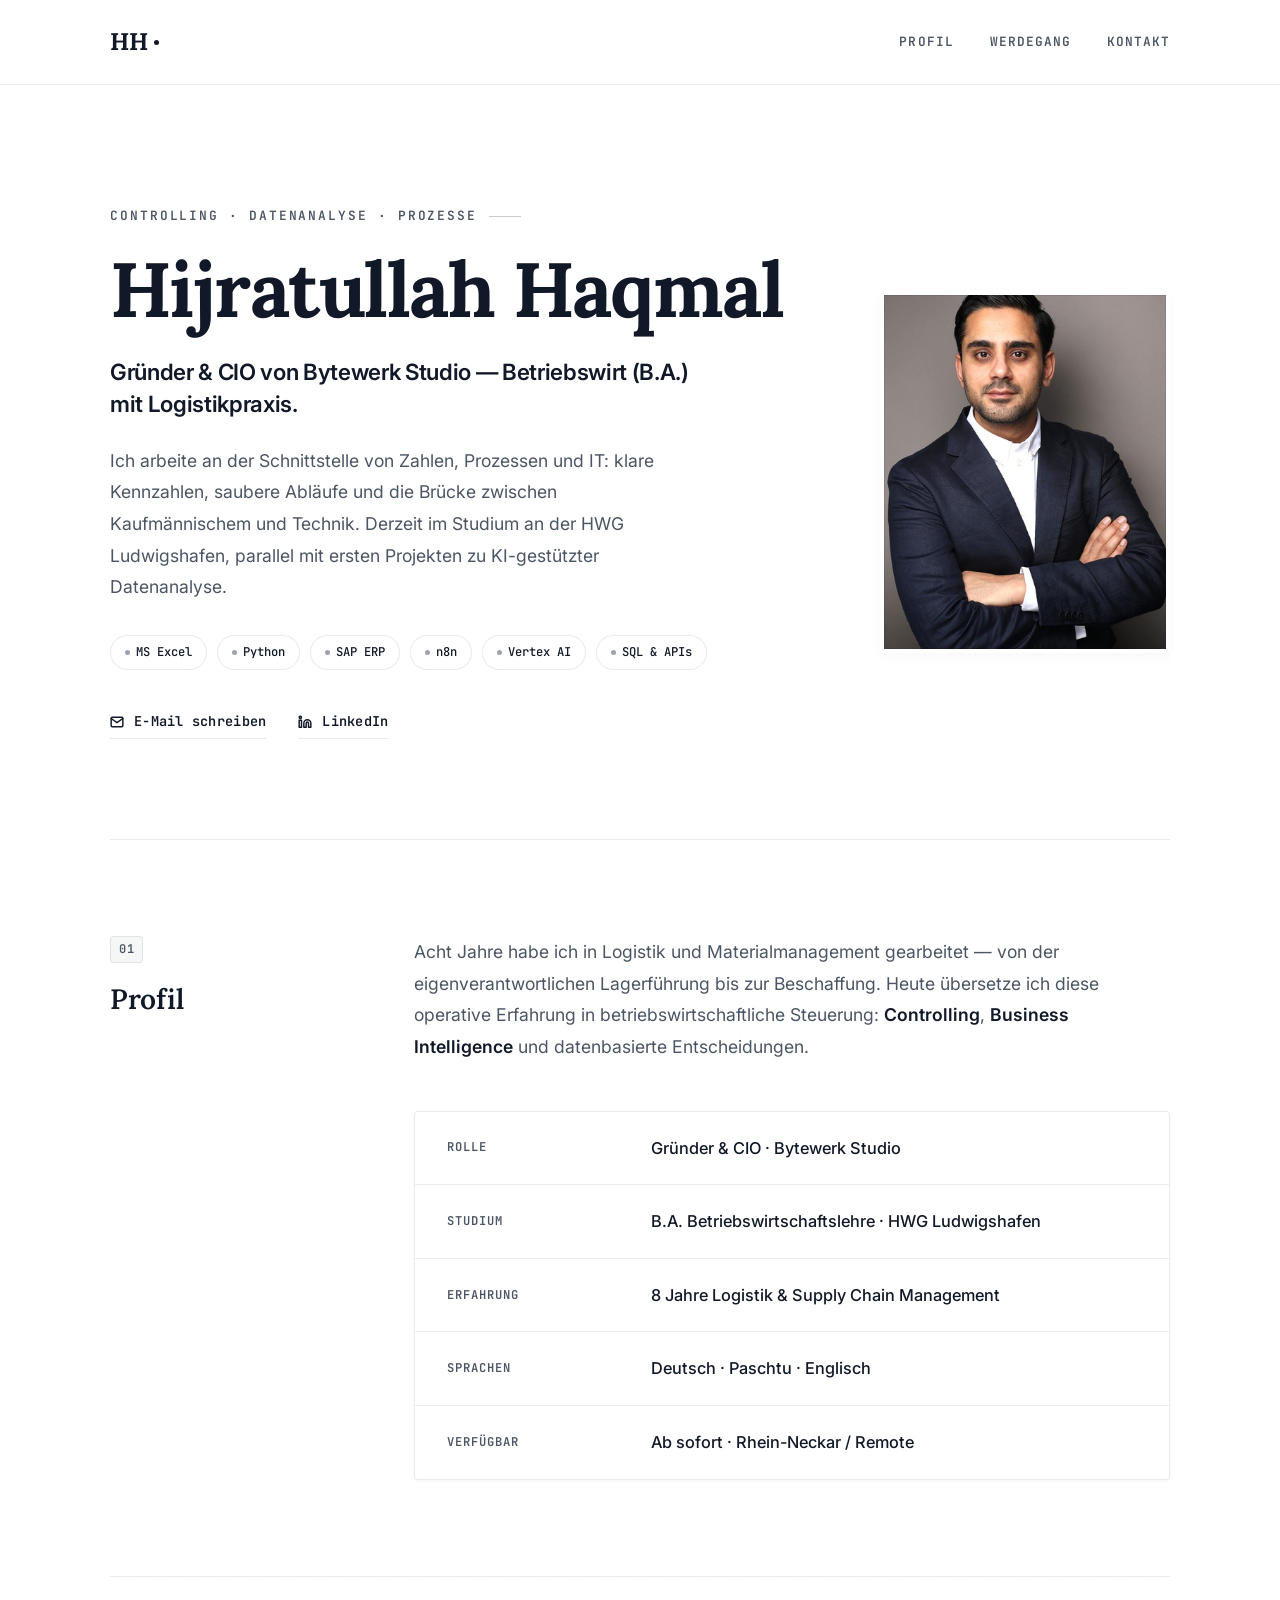
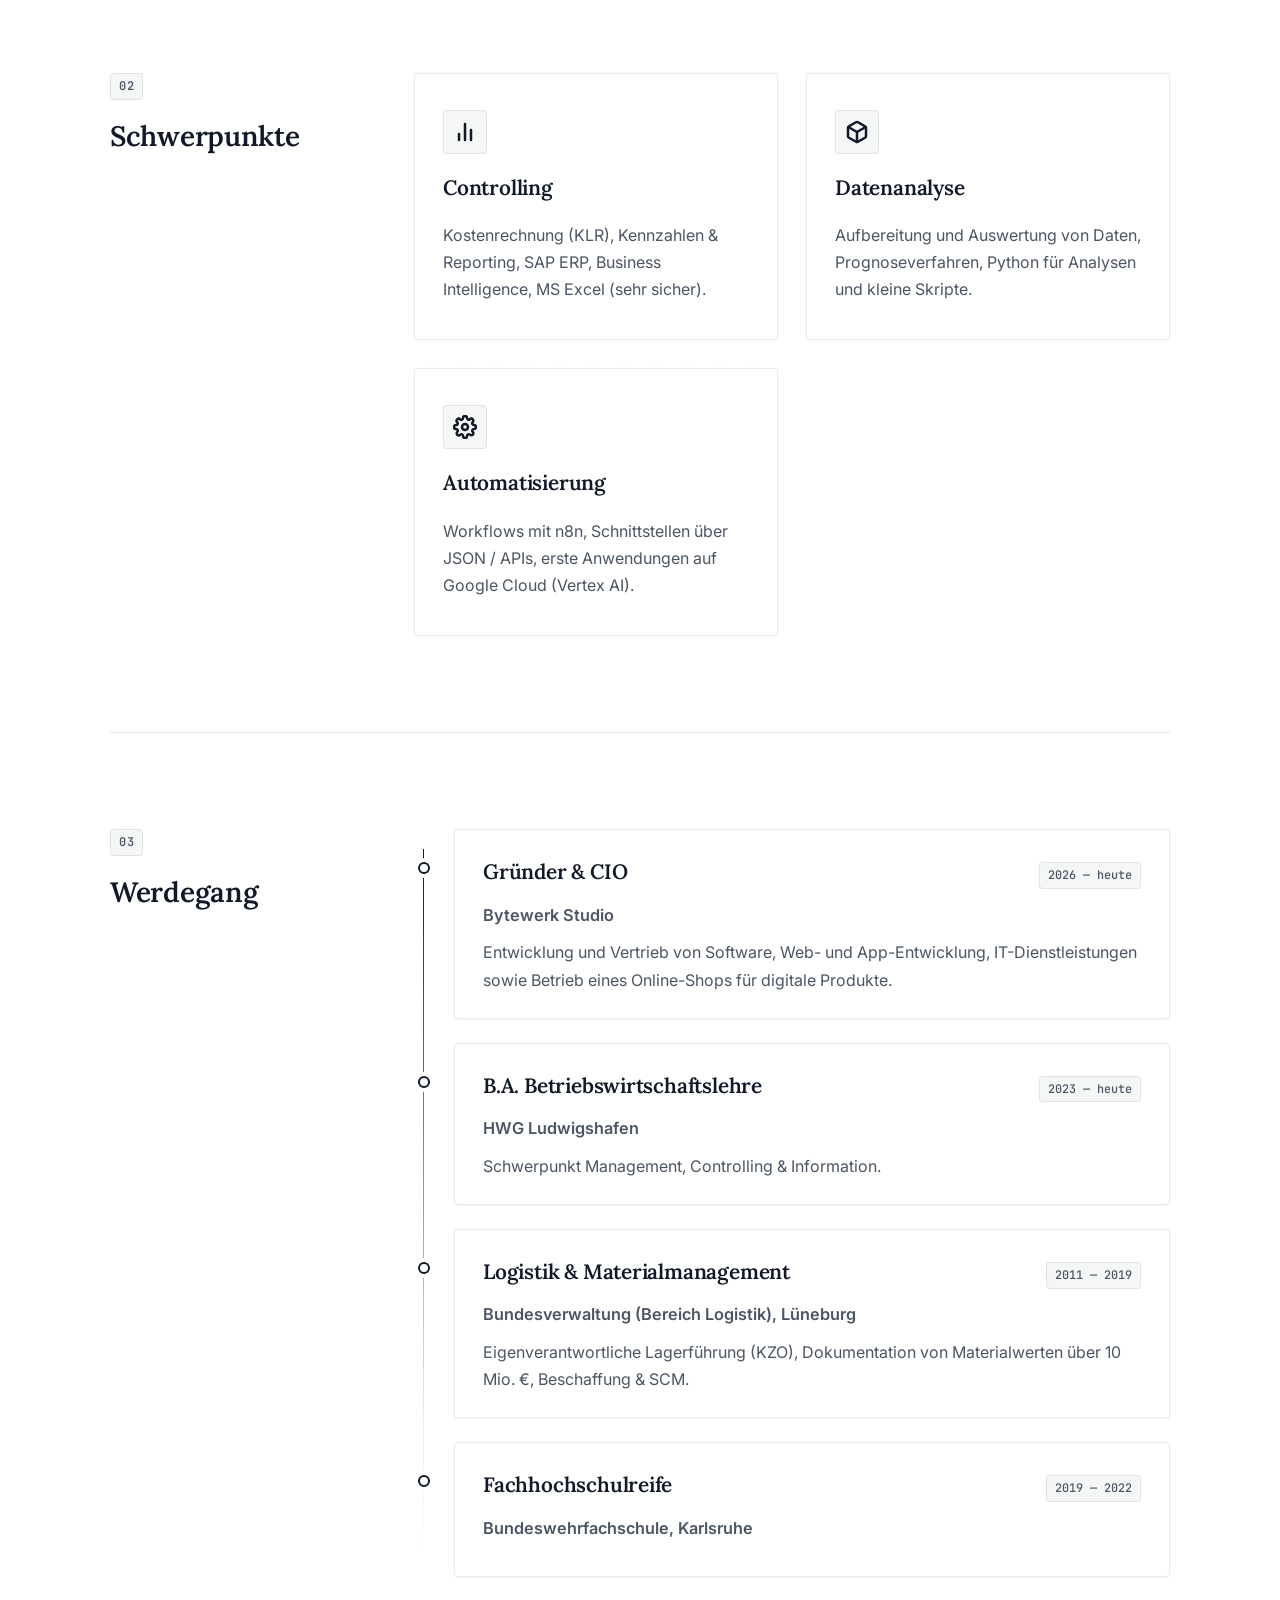
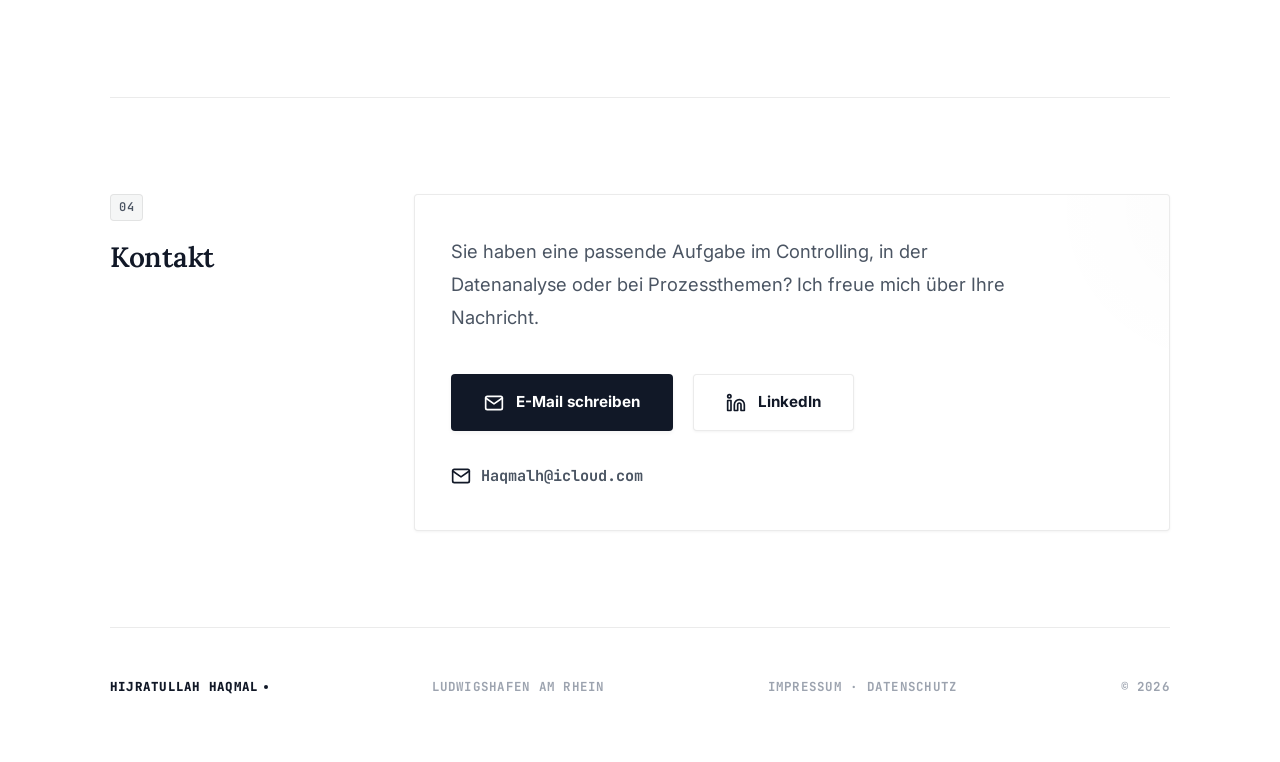
<file: index.html>
<!DOCTYPE html>
<html lang="de">
<head>
  <meta charset="UTF-8" />
  <meta name="viewport" content="width=device-width, initial-scale=1.0" />
  <title>Hijratullah Haqmal — Controlling &amp; Datenanalyse</title>
  <meta name="description" content="Hijratullah Haqmal — Betriebswirt (B.A.) mit acht Jahren Logistikpraxis. Schwerpunkte: Controlling, Datenanalyse und Prozessautomatisierung. Region Rhein-Neckar / Remote." />
  <meta name="theme-color" content="#ffffff" />
 
   <meta property="og:type" content="profile" />
   <meta property="og:title" content="Hijratullah Haqmal — Controlling & Datenanalyse" />
   <meta property="og:description" content="Betriebswirt (B.A.) mit acht Jahren Logistikpraxis. Controlling, Datenanalyse, Prozessautomatisierung." />
   <meta property="og:url" content="https://hhaqmal.de" />
   <meta property="og:image" content="https://hhaqmal.de/profil.jpg" />
 
   <link rel="icon" href="data:image/svg+xml,%3Csvg xmlns='http://www.w3.org/2000/svg' viewBox='0 0 32 32'%3E%3Crect width='32' height='32' fill='%23111827'/%3E%3Ctext x='16' y='23' font-family='monospace' font-size='18' font-weight='700' fill='%23ffffff' text-anchor='middle'%3Eh%3C/text%3E%3C/svg%3E" />
   <link rel="stylesheet" href="styles.css" />
</head>
<body>
  <header class="site-header">
    <div class="wrap nav">
      <a href="#top" class="brand">HH</a>
      <nav class="nav-menu" aria-label="Navigation">
        <a href="#profil">Profil</a>
        <a href="#werdegang">Werdegang</a>
        <a href="#kontakt">Kontakt</a>
      </nav>
    </div>
  </header>

  <main id="top" class="wrap">
    <!-- Intro / Hero -->
    <section class="intro">
      <div class="intro-content">
        <p class="eyebrow">Controlling · Datenanalyse · Prozesse</p>
        <h1>Hijratullah Haqmal</h1>
        <p class="subtitle">Gründer &amp; CIO von Bytewerk Studio — Betriebswirt (B.A.) mit Logistikpraxis.</p>
        <p class="lead">
          Ich arbeite an der Schnittstelle von Zahlen, Prozessen und IT: klare Kennzahlen,
          saubere Abläufe und die Brücke zwischen Kaufmännischem und Technik. Derzeit im
          Studium an der HWG Ludwigshafen, parallel mit ersten Projekten zu KI-gestützter
          Datenanalyse.
        </p>
        <div class="skill-pills">
          <span class="skill-pill">MS Excel</span>
          <span class="skill-pill">Python</span>
          <span class="skill-pill">SAP ERP</span>
          <span class="skill-pill">n8n</span>
          <span class="skill-pill">Vertex AI</span>
          <span class="skill-pill">SQL &amp; APIs</span>
        </div>
        <div class="links">
          <a href="mailto:Haqmalh@icloud.com?subject=Anfrage%20%C3%BCber%20hhaqmal.de">
            <svg style="width: 14px; height: 14px; display: inline-block; vertical-align: text-top; margin-right: 4px;" xmlns="http://www.w3.org/2000/svg" viewBox="0 0 24 24" fill="none" stroke="currentColor" stroke-width="2.5" stroke-linecap="round" stroke-linejoin="round"><path d="M4 4h16c1.1 0 2 .9 2 2v12c0 1.1-.9 2-2 2H4c-1.1 0-2-.9-2-2V6c0-1.1.9-2 2-2z"></path><polyline points="22,6 12,13 2,6"></polyline></svg>E-Mail schreiben
          </a>
          <a href="https://www.linkedin.com/in/h-haqmal" target="_blank" rel="noopener">
            <svg style="width: 14px; height: 14px; display: inline-block; vertical-align: text-top; margin-right: 4px;" xmlns="http://www.w3.org/2000/svg" viewBox="0 0 24 24" fill="none" stroke="currentColor" stroke-width="2.5" stroke-linecap="round" stroke-linejoin="round"><path d="M16 8a6 6 0 0 1 6 6v7h-4v-7a2 2 0 0 0-2-2 2 2 0 0 0-2 2v7h-4v-7a6 6 0 0 1 6-6z"></path><rect x="2" y="9" width="4" height="12"></rect><circle cx="4" cy="4" r="2"></circle></svg>LinkedIn
          </a>
        </div>
      </div>
      <figure class="portrait-block">
        <div class="portrait-wrapper">
          <img class="portrait" src="profil.jpg" alt="Porträtfoto von Hijratullah Haqmal" />
        </div>
      </figure>
    </section>

    <!-- Profil -->
    <section id="profil" class="section">
      <div class="sec-head"><span class="num">01</span><h2>Profil</h2></div>
      <div class="body">
        <p>
          Acht Jahre habe ich in Logistik und Materialmanagement gearbeitet — von der
          eigenverantwortlichen Lagerführung bis zur Beschaffung. Heute übersetze ich diese
          operative Erfahrung in betriebswirtschaftliche Steuerung: <strong>Controlling</strong>,
          <strong>Business Intelligence</strong> und datenbasierte Entscheidungen.
        </p>
        <dl class="facts">
          <div><dt>Rolle</dt><dd>Gründer &amp; CIO · Bytewerk Studio</dd></div>
          <div><dt>Studium</dt><dd>B.A. Betriebswirtschaftslehre · HWG Ludwigshafen</dd></div>
          <div><dt>Erfahrung</dt><dd>8 Jahre Logistik &amp; Supply Chain Management</dd></div>
          <div><dt>Sprachen</dt><dd>Deutsch · Paschtu · Englisch</dd></div>
          <div><dt>Verfügbar</dt><dd>Ab sofort · Rhein-Neckar / Remote</dd></div>
        </dl>
      </div>
    </section>

    <!-- Schwerpunkte -->
    <section class="section">
      <div class="sec-head"><span class="num">02</span><h2>Schwerpunkte</h2></div>
      <div class="body">
        <ul class="areas">
          <li>
            <div class="areas-icon">
              <!-- Controlling / Analytics Chart SVG -->
              <svg xmlns="http://www.w3.org/2000/svg" width="24" height="24" viewBox="0 0 24 24" fill="none" stroke="currentColor" stroke-width="2.5" stroke-linecap="round" stroke-linejoin="round"><line x1="18" y1="20" x2="18" y2="10"></line><line x1="12" y1="20" x2="12" y2="4"></line><line x1="6" y1="20" x2="6" y2="14"></line></svg>
            </div>
            <h3>Controlling</h3>
            <p>Kostenrechnung (KLR), Kennzahlen &amp; Reporting, SAP ERP, Business Intelligence, MS Excel (sehr sicher).</p>
          </li>
          <li>
            <div class="areas-icon">
              <!-- Datenanalyse / Brain / Node Graph SVG -->
              <svg xmlns="http://www.w3.org/2000/svg" width="24" height="24" viewBox="0 0 24 24" fill="none" stroke="currentColor" stroke-width="2.5" stroke-linecap="round" stroke-linejoin="round"><path d="M21 16V8a2 2 0 0 0-1-1.73l-7-4a2 2 0 0 0-2 0l-7 4A2 2 0 0 0 3 8v8a2 2 0 0 0 1 1.73l7 4a2 2 0 0 0 2 0l7-4A2 2 0 0 0 21 16z"></path><polyline points="3.27 6.96 12 12.01 20.73 6.96"></polyline><line x1="12" y1="22.08" x2="12" y2="12"></line></svg>
            </div>
            <h3>Datenanalyse</h3>
            <p>Aufbereitung und Auswertung von Daten, Prognoseverfahren, Python für Analysen und kleine Skripte.</p>
          </li>
          <li>
            <div class="areas-icon">
              <!-- Automatisierung / Gears / Workflow SVG -->
              <svg xmlns="http://www.w3.org/2000/svg" width="24" height="24" viewBox="0 0 24 24" fill="none" stroke="currentColor" stroke-width="2.5" stroke-linecap="round" stroke-linejoin="round"><circle cx="12" cy="12" r="3"></circle><path d="M19.4 15a1.65 1.65 0 0 0 .33 1.82l.06.06a2 2 0 1 1-2.83 2.83l-.06-.06a1.65 1.65 0 0 0-1.82-.33 1.65 1.65 0 0 0-1 1.51V21a2 2 0 0 1-4 0v-.09A1.65 1.65 0 0 0 9 19.4a1.65 1.65 0 0 0-1.82.33l-.06.06a2 2 0 1 1-2.83-2.83l.06-.06a1.65 1.65 0 0 0 .33-1.82 1.65 1.65 0 0 0-1.51-1H3a2 2 0 0 1 0-4h.09A1.65 1.65 0 0 0 4.6 9a1.65 1.65 0 0 0-.33-1.82l-.06-.06a2 2 0 1 1 2.83-2.83l.06.06a1.65 1.65 0 0 0 1.82.33H9a1.65 1.65 0 0 0 1-1.51V3a2 2 0 0 1 4 0v.09a1.65 1.65 0 0 0 1 1.51 1.65 1.65 0 0 0 1.82-.33l.06-.06a2 2 0 1 1 2.83 2.83l-.06.06a1.65 1.65 0 0 0-.33 1.82V9a1.65 1.65 0 0 0 1.51 1H21a2 2 0 0 1 0 4h-.09a1.65 1.65 0 0 0-1.51 1z"></path></svg>
            </div>
            <h3>Automatisierung</h3>
            <p>Workflows mit n8n, Schnittstellen über JSON / APIs, erste Anwendungen auf Google Cloud (Vertex AI).</p>
          </li>
        </ul>
      </div>
    </section>

    <!-- Werdegang -->
    <section id="werdegang" class="section">
      <div class="sec-head"><span class="num">03</span><h2>Werdegang</h2></div>
      <div class="body">
        <ul class="cv">
          <li>
            <div class="cv-item-header">
              <span class="role">Gründer &amp; CIO</span>
              <span class="period">2026 — heute</span>
            </div>
            <div class="where">Bytewerk Studio</div>
            <p class="desc">Entwicklung und Vertrieb von Software, Web- und App-Entwicklung, IT-Dienstleistungen sowie Betrieb eines Online-Shops für digitale Produkte.</p>
          </li>
          <li>
            <div class="cv-item-header">
              <span class="role">B.A. Betriebswirtschaftslehre</span>
              <span class="period">2023 — heute</span>
            </div>
            <div class="where">HWG Ludwigshafen</div>
            <p class="desc">Schwerpunkt Management, Controlling &amp; Information.</p>
          </li>
          <li>
            <div class="cv-item-header">
              <span class="role">Logistik &amp; Materialmanagement</span>
              <span class="period">2011 — 2019</span>
            </div>
            <div class="where">Bundesverwaltung (Bereich Logistik), Lüneburg</div>
            <p class="desc">Eigenverantwortliche Lagerführung (KZO), Dokumentation von Materialwerten über 10 Mio. €, Beschaffung &amp; SCM.</p>
          </li>
          <li>
            <div class="cv-item-header">
              <span class="role">Fachhochschulreife</span>
              <span class="period">2019 — 2022</span>
            </div>
            <div class="where">Bundeswehrfachschule, Karlsruhe</div>
          </li>
        </ul>
      </div>
    </section>

    <!-- Kontakt -->
    <section id="kontakt" class="section">
      <div class="sec-head"><span class="num">04</span><h2>Kontakt</h2></div>
      <div class="body">
        <div class="contact-card">
          <p>
            Sie haben eine passende Aufgabe im Controlling, in der Datenanalyse oder bei
            Prozessthemen? Ich freue mich über Ihre Nachricht.
          </p>
          <div class="contact-buttons">
            <a href="mailto:Haqmalh@icloud.com?subject=Anfrage%20%C3%BCber%20hhaqmal.de" class="btn btn-primary">
              <svg xmlns="http://www.w3.org/2000/svg" viewBox="0 0 24 24" fill="none" stroke="currentColor" stroke-width="2" stroke-linecap="round" stroke-linejoin="round"><path d="M4 4h16c1.1 0 2 .9 2 2v12c0 1.1-.9 2-2 2H4c-1.1 0-2-.9-2-2V6c0-1.1.9-2 2-2z"></path><polyline points="22,6 12,13 2,6"></polyline></svg>
              E-Mail schreiben
            </a>
            <a href="https://www.linkedin.com/in/h-haqmal" target="_blank" rel="noopener" class="btn btn-secondary">
              <svg xmlns="http://www.w3.org/2000/svg" viewBox="0 0 24 24" fill="none" stroke="currentColor" stroke-width="2" stroke-linecap="round" stroke-linejoin="round"><path d="M16 8a6 6 0 0 1 6 6v7h-4v-7a2 2 0 0 0-2-2 2 2 0 0 0-2 2v7h-4v-7a6 6 0 0 1 6-6z"></path><rect x="2" y="9" width="4" height="12"></rect><circle cx="4" cy="4" r="2"></circle></svg>
              LinkedIn
            </a>
          </div>
          <div class="email-display">
            <svg xmlns="http://www.w3.org/2000/svg" viewBox="0 0 24 24" fill="none" stroke="currentColor" stroke-width="2" stroke-linecap="round" stroke-linejoin="round"><path d="M4 4h16c1.1 0 2 .9 2 2v12c0 1.1-.9 2-2 2H4c-1.1 0-2-.9-2-2V6c0-1.1.9-2 2-2z"></path><polyline points="22,6 12,13 2,6"></polyline></svg>
            Haqmalh@icloud.com
          </div>
        </div>
      </div>
    </section>
  </main>

  <footer class="wrap footer">
    <span class="name">Hijratullah Haqmal</span>
    <span>Ludwigshafen am Rhein</span>
    <span><a href="impressum.html">Impressum</a> · <a href="datenschutz.html">Datenschutz</a></span>
    <span>© <span id="year">2026</span></span>
  </footer>

  <script>
    // Dynamic header styling on scroll
    const header = document.querySelector('.site-header');
    window.addEventListener('scroll', () => {
      if (window.scrollY > 40) {
        header.style.boxShadow = '0 8px 24px -12px rgba(0, 0, 0, 0.08)';
        header.style.borderBottomColor = 'var(--line)';
      } else {
        header.style.boxShadow = '0 4px 20px -10px rgba(0, 0, 0, 0.02)';
      }
    });

    // Update year dynamically
    document.getElementById("year").textContent = new Date().getFullYear();
  </script>
</body>
</html>
</file>
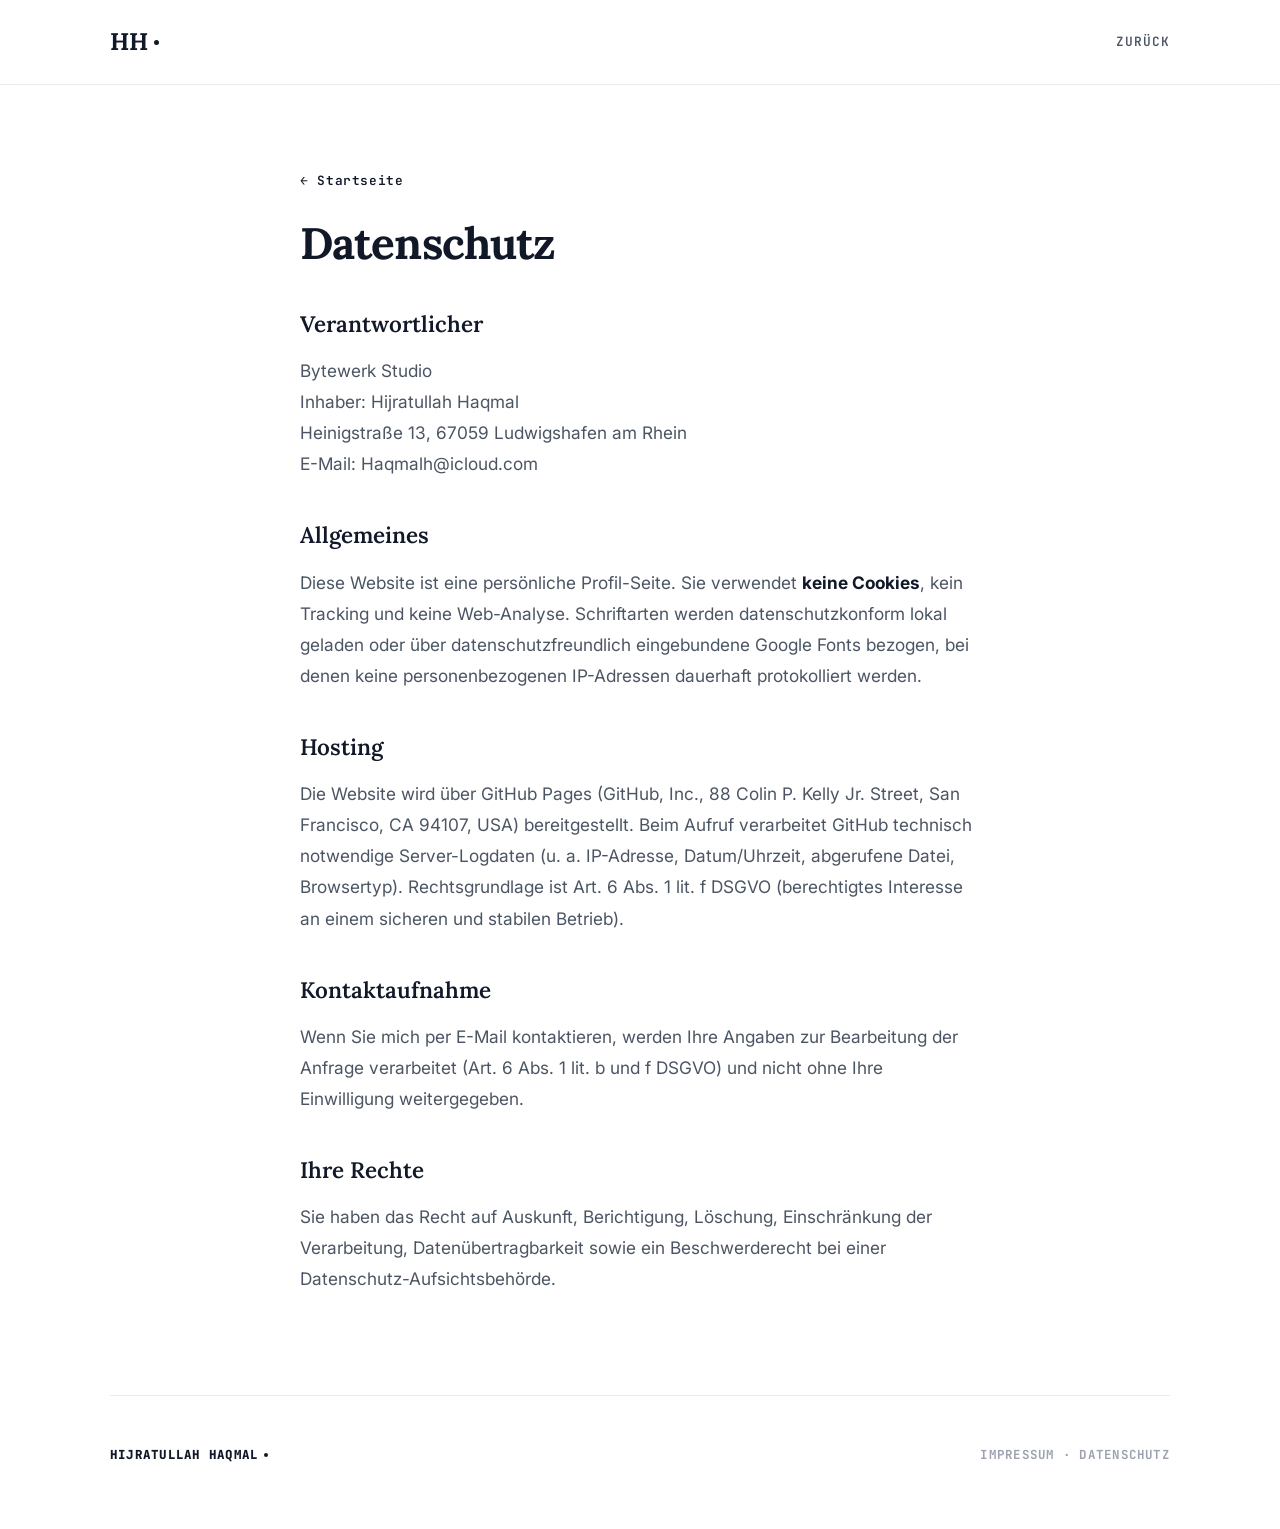
<file: datenschutz.html>
<!DOCTYPE html>
<html lang="de">
<head>
  <meta charset="UTF-8" />
  <meta name="viewport" content="width=device-width, initial-scale=1.0" />
  <title>Datenschutz — Hijratullah Haqmal</title>
  <meta name="robots" content="noindex" />
  <link rel="icon" href="data:image/svg+xml,%3Csvg xmlns='http://www.w3.org/2000/svg' viewBox='0 0 32 32'%3E%3Crect width='32' height='32' fill='%23111827'/%3E%3Ctext x='16' y='23' font-family='monospace' font-size='18' font-weight='700' fill='%23ffffff' text-anchor='middle'%3Eh%3C/text%3E%3C/svg%3E" />
  <link rel="stylesheet" href="styles.css" />
</head>
<body>
  <!-- Ambient background glow elements -->
  <div class="bg-glow"></div>

  <header class="site-header">
    <div class="wrap nav">
      <a href="index.html" class="brand">HH</a>
      <nav class="nav-menu" aria-label="Navigation">
        <a href="index.html">Zurück</a>
      </nav>
    </div>
  </header>

  <main class="wrap legal">
    <a class="back" href="index.html">← Startseite</a>
    <h1>Datenschutz</h1>

    <h2>Verantwortlicher</h2>
    <p>
      Bytewerk Studio<br />
      Inhaber: Hijratullah Haqmal<br />
      Heinigstraße 13, 67059 Ludwigshafen am Rhein<br />
      E-Mail: Haqmalh@icloud.com
    </p>

    <h2>Allgemeines</h2>
    <p>
      Diese Website ist eine persönliche Profil-Seite. Sie verwendet <strong>keine Cookies</strong>,
      kein Tracking und keine Web-Analyse. Schriftarten werden datenschutzkonform lokal geladen
      oder über datenschutzfreundlich eingebundene Google Fonts bezogen, bei denen keine personenbezogenen
      IP-Adressen dauerhaft protokolliert werden.
    </p>

    <h2>Hosting</h2>
    <p>
      Die Website wird über GitHub Pages (GitHub, Inc., 88 Colin P. Kelly Jr. Street, San Francisco,
      CA 94107, USA) bereitgestellt. Beim Aufruf verarbeitet GitHub technisch notwendige
      Server-Logdaten (u. a. IP-Adresse, Datum/Uhrzeit, abgerufene Datei, Browsertyp).
      Rechtsgrundlage ist Art. 6 Abs. 1 lit. f DSGVO (berechtigtes Interesse an einem sicheren
      und stabilen Betrieb).
    </p>

    <h2>Kontaktaufnahme</h2>
    <p>
      Wenn Sie mich per E-Mail kontaktieren, werden Ihre Angaben zur Bearbeitung der
      Anfrage verarbeitet (Art. 6 Abs. 1 lit. b und f DSGVO) und nicht ohne Ihre Einwilligung
      weitergegeben.
    </p>

    <h2>Ihre Rechte</h2>
    <p>
      Sie haben das Recht auf Auskunft, Berichtigung, Löschung, Einschränkung der Verarbeitung,
      Datenübertragbarkeit sowie ein Beschwerderecht bei einer Datenschutz-Aufsichtsbehörde.
    </p>
  </main>

  <!-- Ambient bottom background glow -->
  <div class="bg-glow-bottom"></div>

  <footer class="wrap footer">
    <span class="name">Hijratullah Haqmal</span>
    <span><a href="impressum.html">Impressum</a> · <a href="datenschutz.html">Datenschutz</a></span>
  </footer>

  <script>
    // Dynamic header styling on scroll
    const header = document.querySelector('.site-header');
    window.addEventListener('scroll', () => {
      if (window.scrollY > 40) {
        header.style.boxShadow = '0 8px 24px -12px rgba(0, 0, 0, 0.08)';
        header.style.borderBottomColor = 'var(--line)';
      } else {
        header.style.boxShadow = '0 4px 20px -10px rgba(0, 0, 0, 0.02)';
      }
    });
  </script>
</body>
</html>
</file>
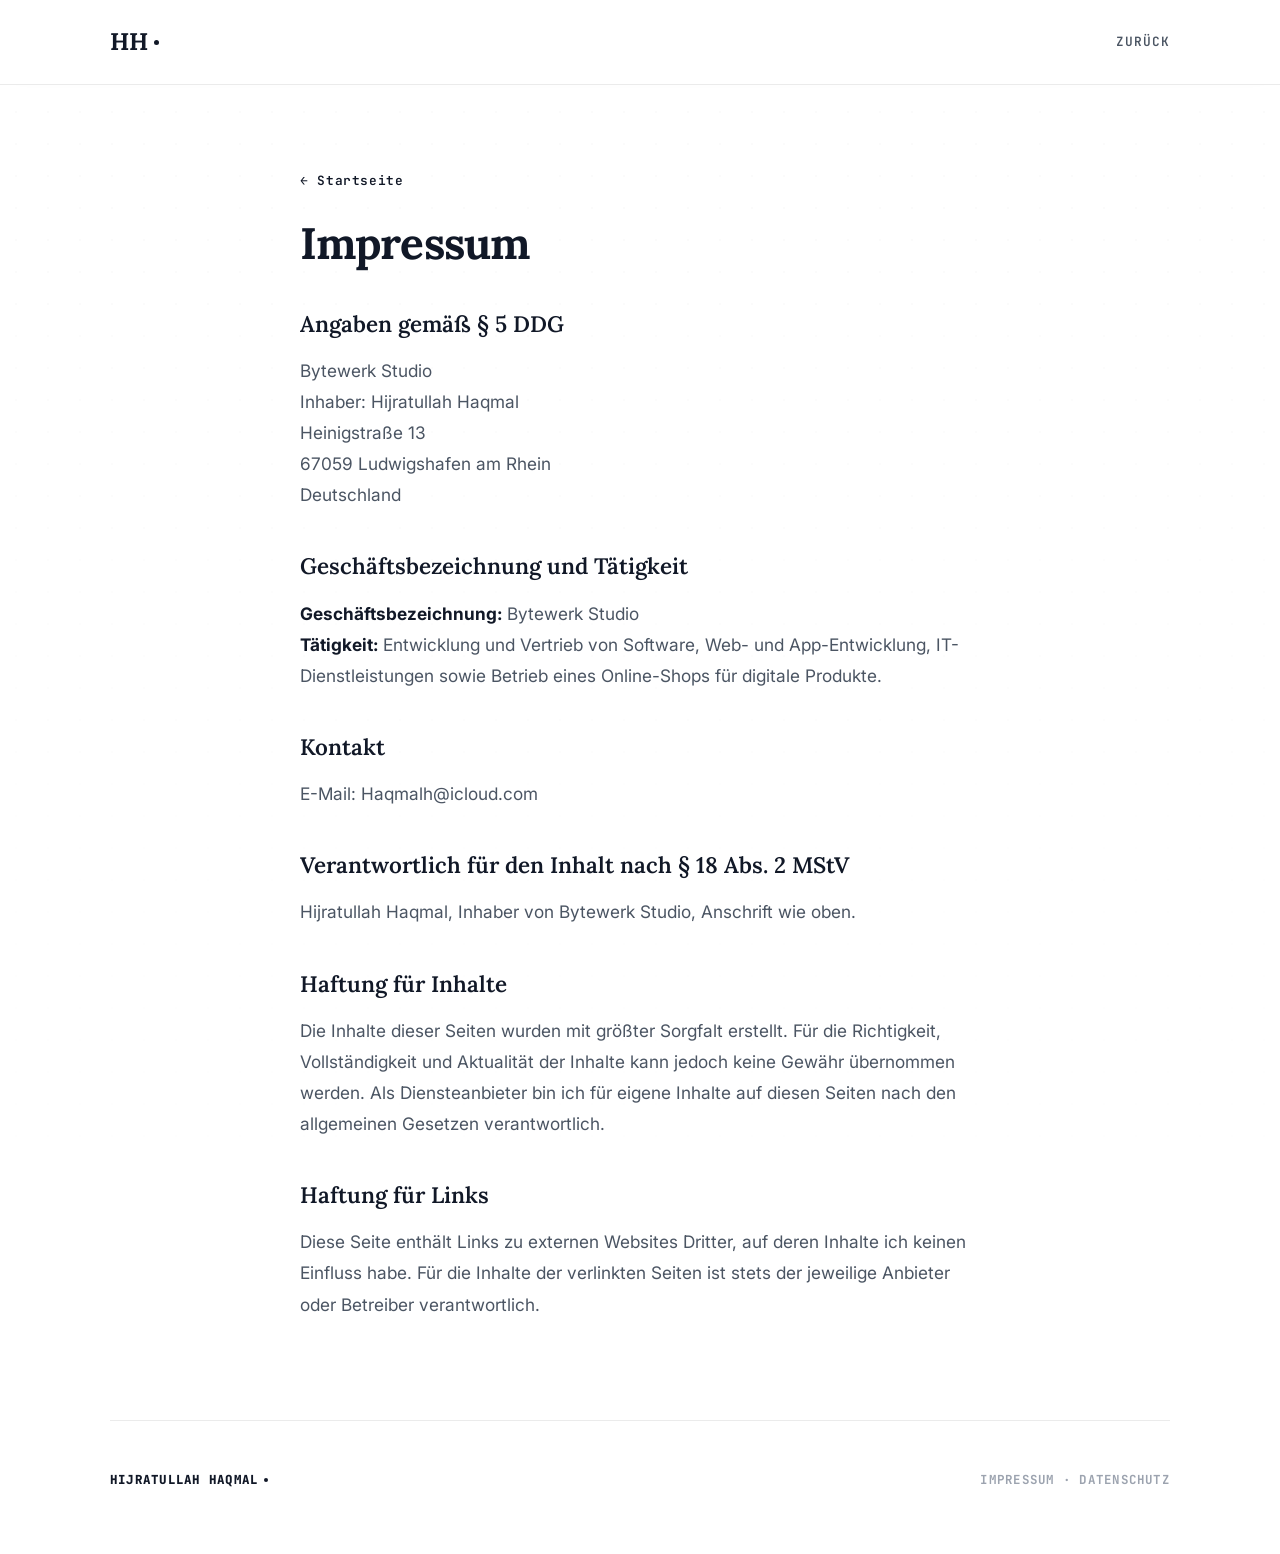
<file: impressum.html>
<!DOCTYPE html>
<html lang="de">
<head>
  <meta charset="UTF-8" />
  <meta name="viewport" content="width=device-width, initial-scale=1.0" />
  <title>Impressum — Hijratullah Haqmal</title>
  <meta name="robots" content="noindex" />
  <link rel="icon" href="data:image/svg+xml,%3Csvg xmlns='http://www.w3.org/2000/svg' viewBox='0 0 32 32'%3E%3Crect width='32' height='32' fill='%23111827'/%3E%3Ctext x='16' y='23' font-family='monospace' font-size='18' font-weight='700' fill='%23ffffff' text-anchor='middle'%3Eh%3C/text%3E%3C/svg%3E" />
  <link rel="stylesheet" href="styles.css" />
</head>
<body>
  <!-- Ambient background glow elements -->
  <div class="bg-glow"></div>

  <header class="site-header">
    <div class="wrap nav">
      <a href="index.html" class="brand">HH</a>
      <nav class="nav-menu" aria-label="Navigation">
        <a href="index.html">Zurück</a>
      </nav>
    </div>
  </header>

  <main class="wrap legal">
    <a class="back" href="index.html">← Startseite</a>
    <h1>Impressum</h1>

    <h2>Angaben gemäß § 5 DDG</h2>
    <p>
      Bytewerk Studio<br />
      Inhaber: Hijratullah Haqmal<br />
      Heinigstraße 13<br />
      67059 Ludwigshafen am Rhein<br />
      Deutschland
    </p>

    <h2>Geschäftsbezeichnung und Tätigkeit</h2>
    <p>
      <strong>Geschäftsbezeichnung:</strong> Bytewerk Studio<br />
      <strong>Tätigkeit:</strong> Entwicklung und Vertrieb von Software, Web- und App-Entwicklung, IT-Dienstleistungen sowie Betrieb eines Online-Shops für digitale Produkte.
    </p>

    <h2>Kontakt</h2>
    <p>
      E-Mail: Haqmalh@icloud.com
    </p>

    <h2>Verantwortlich für den Inhalt nach § 18 Abs. 2 MStV</h2>
    <p>Hijratullah Haqmal, Inhaber von Bytewerk Studio, Anschrift wie oben.</p>

    <h2>Haftung für Inhalte</h2>
    <p>
      Die Inhalte dieser Seiten wurden mit größter Sorgfalt erstellt. Für die Richtigkeit,
      Vollständigkeit und Aktualität der Inhalte kann jedoch keine Gewähr übernommen werden.
      Als Diensteanbieter bin ich für eigene Inhalte auf diesen Seiten nach den allgemeinen
      Gesetzen verantwortlich.
    </p>

    <h2>Haftung für Links</h2>
    <p>
      Diese Seite enthält Links zu externen Websites Dritter, auf deren Inhalte ich keinen
      Einfluss habe. Für die Inhalte der verlinkten Seiten ist stets der jeweilige Anbieter
      oder Betreiber verantwortlich.
    </p>
  </main>

  <!-- Ambient bottom background glow -->
  <div class="bg-glow-bottom"></div>

  <footer class="wrap footer">
    <span class="name">Hijratullah Haqmal</span>
    <span><a href="impressum.html">Impressum</a> · <a href="datenschutz.html">Datenschutz</a></span>
  </footer>

  <script>
    // Dynamic header styling on scroll
    const header = document.querySelector('.site-header');
    window.addEventListener('scroll', () => {
      if (window.scrollY > 40) {
        header.style.boxShadow = '0 8px 24px -12px rgba(0, 0, 0, 0.08)';
        header.style.borderBottomColor = 'var(--line)';
      } else {
        header.style.boxShadow = '0 4px 20px -10px rgba(0, 0, 0, 0.02)';
      }
    });
  </script>
</body>
</html>
</file>
<file: styles.css>
@import url('https://fonts.googleapis.com/css2?family=Inter:wght@300;400;500;600;700&family=JetBrains+Mono:wght@400;500;600;700&family=Lora:ital,wght@0,400;0,500;0,600;0,700;1,400&display=swap');

:root {
  /* Typografie-Tokens */
  --font-sans: 'Inter', -apple-system, BlinkMacSystemFont, "Segoe UI", Roboto, Helvetica, Arial, sans-serif;
  --font-display: 'Lora', Georgia, serif;
  --font-mono: 'JetBrains Mono', ui-monospace, SFMono-Regular, Menlo, Monaco, Consolas, monospace;

  /* Übergangszeiträume */
  --transition-fast: all 0.2s cubic-bezier(0.25, 0.46, 0.45, 0.94);
  --transition-normal: all 0.4s cubic-bezier(0.16, 1, 0.3, 1);
  --transition-slow: all 0.6s cubic-bezier(0.16, 1, 0.3, 1);

  /* McKinsey & Elite Private Bank Farbpalette (Pure White & Slate Black) */
  --bg: #ffffff;
  --bg-gradient: none;
  --paper: #f9fafb; /* Edler Papier-Hintergrund für Panels */
  --text: #111827;  /* Obsidian-Schwarz für maximalen Kontrast */
  --text-muted: #4b5563; /* Elegantes Dunkelgrau */
  --text-faint: #9ca3af;
  --line: rgba(0, 0, 0, 0.08); /* Haardünne dunkelgraue Trennlinien */
  --accent: #111827; /* Corporate Black */
  --accent-rgb: 17, 24, 39;
  --accent-soft: rgba(17, 24, 39, 0.04);
  --accent-hover: #1e293b;
  --accent-light: rgba(17, 24, 39, 0.06);
  
  /* Feines, flaches Schatten-System */
  --shadow-sm: 0 1px 3px rgba(0, 0, 0, 0.05);
  --shadow-md: 0 4px 12px rgba(0, 0, 0, 0.03), inset 0 1px 0 rgba(255, 255, 255, 0.8);
  --shadow-lg: 0 12px 30px rgba(0, 0, 0, 0.04);
  
  --pill-bg: rgba(0, 0, 0, 0.03);
  --pill-text: #111827;
  --border-radius-sm: 4px; /* Klassische, scharfe Ecken */
  --border-radius-md: 4px;
  --border-radius-lg: 6px;
}

/* ---------- Global Reset & Base ---------- */
* {
  box-sizing: border-box;
}

html {
  scroll-behavior: smooth;
}

body {
  margin: 0;
  background-color: var(--bg);
  color: var(--text);
  font-family: var(--font-sans);
  font-size: 16px;
  line-height: 1.75;
  -webkit-font-smoothing: antialiased;
  -moz-osx-font-smoothing: grayscale;
  text-rendering: optimizeLegibility;
  position: relative;
  overflow-x: hidden;
}

/* Edles Dotted-Tech-Grid im Hintergrund (Premium & Datenfokussiert) */
body::before {
  content: '';
  position: absolute;
  inset: 0;
  background-image: radial-gradient(rgba(0, 0, 0, 0.02) 1.5px, transparent 1.5px);
  background-size: 32px 32px;
  mask-image: linear-gradient(to bottom, rgba(0, 0, 0, 1) 0%, rgba(0, 0, 0, 0.15) 60%, rgba(0, 0, 0, 0) 100%);
  -webkit-mask-image: linear-gradient(to bottom, rgba(0, 0, 0, 1) 0%, rgba(0, 0, 0, 0.15) 60%, rgba(0, 0, 0, 0) 100%);
  z-index: -2;
  pointer-events: none;
}

.wrap {
  width: min(1060px, calc(100% - 48px));
  margin: 0 auto;
}

a {
  color: inherit;
  text-decoration: none;
  transition: var(--transition-fast);
}

p, h1, h2, h3, figure, dl, dd, ul {
  margin: 0;
}

ul {
  padding: 0;
  list-style: none;
}

/* Dekorative Hintergrund-Leuchtpunkte (Deaktiviert für absolute Cleanheit) */
.bg-glow, .bg-glow-bottom {
  display: none !important;
}

/* Custom Scrollbar */
::-webkit-scrollbar {
  width: 8px;
}
::-webkit-scrollbar-track {
  background: var(--bg);
}
::-webkit-scrollbar-thumb {
  background: #d1d5db;
  border-radius: 4px;
  border: 2px solid var(--bg);
  transition: var(--transition-fast);
}
::-webkit-scrollbar-thumb:hover {
  background: #9ca3af;
}

/* ---------- Header & Navigation ---------- */
.site-header {
  position: sticky;
  top: 0;
  z-index: 100;
  background-color: rgba(255, 255, 255, 0.9);
  backdrop-filter: blur(12px);
  -webkit-backdrop-filter: blur(12px);
  border-bottom: 1px solid var(--line);
  box-shadow: 0 2px 20px rgba(0, 0, 0, 0.04);
  transition: var(--transition-normal);
}

.nav {
  display: flex;
  align-items: center;
  justify-content: space-between;
  min-height: 84px;
  gap: 24px;
}

.brand {
  font-family: var(--font-display);
  font-size: 1.5rem;
  font-weight: 700;
  letter-spacing: -0.01em;
  color: var(--text);
  display: flex;
  align-items: center;
  gap: 6px;
  position: relative;
}

.brand::after {
  content: '';
  display: inline-block;
  width: 5px;
  height: 5px;
  border-radius: 50%;
  background-color: var(--accent);
}

.nav-menu {
  display: flex;
  gap: 36px;
}

.nav-menu a {
  font-family: var(--font-mono);
  font-size: 0.8rem;
  font-weight: 600;
  letter-spacing: 0.08em;
  text-transform: uppercase;
  color: var(--text-muted);
  position: relative;
  padding: 8px 0;
}

.nav-menu a::after {
  content: '';
  position: absolute;
  bottom: 0;
  left: 50%;
  width: 0;
  height: 2px;
  background-color: var(--accent);
  transition: var(--transition-fast);
  transform: translateX(-50%);
}

.nav-menu a:hover {
  color: var(--accent);
}

.nav-menu a:hover::after {
  width: 80%;
}

/* ---------- Intro / Hero (Masterpiece Edition) ---------- */
.intro {
  display: grid;
  grid-template-columns: minmax(0, 1fr) 300px;
  gap: 72px;
  align-items: center;
  padding: 120px 0 100px;
}

.intro-content {
  display: flex;
  flex-direction: column;
}

.eyebrow {
  font-family: var(--font-mono);
  font-size: 0.8rem;
  font-weight: 600;
  letter-spacing: 0.15em;
  text-transform: uppercase;
  color: var(--text-muted);
  margin-bottom: 20px;
  display: flex;
  align-items: center;
  gap: 12px;
}

.eyebrow::after {
  content: '';
  width: 32px;
  height: 1px;
  background-color: var(--text-muted);
  opacity: 0.3;
}

h1 {
  font-family: var(--font-display);
  font-size: clamp(2.4rem, 7.5vw, 4.8rem);
  line-height: 1.1;
  font-weight: 700;
  letter-spacing: -0.02em;
  color: var(--text);
  margin-bottom: 24px;
}

.subtitle {
  font-size: 1.4rem;
  line-height: 1.45;
  font-weight: 600;
  color: var(--text);
  max-width: 40ch;
  margin-bottom: 24px;
  letter-spacing: -0.015em;
}

.lead {
  color: var(--text-muted);
  font-size: 1.1rem;
  line-height: 1.8;
  max-width: 52ch;
  margin-bottom: 32px;
}

.skill-pills {
  display: flex;
  flex-wrap: wrap;
  gap: 10px;
  margin-bottom: 40px;
}

.skill-pill {
  font-family: var(--font-mono);
  font-size: 0.76rem;
  font-weight: 500;
  padding: 6px 14px;
  background-color: #ffffff;
  color: var(--text);
  border-radius: 30px;
  border: 1px solid var(--line);
  display: inline-flex;
  align-items: center;
  gap: 6px;
  transition: var(--transition-fast);
}

.skill-pill::before {
  content: '';
  display: inline-block;
  width: 5px;
  height: 5px;
  border-radius: 50%;
  background-color: var(--text-faint);
}

.skill-pill:hover {
  border-color: var(--text);
  background-color: var(--accent-soft);
  color: var(--text);
  transform: translateY(-1px);
}

.links {
  display: flex;
  flex-wrap: wrap;
  gap: 12px 32px;
  font-family: var(--font-mono);
  font-size: 0.85rem;
  letter-spacing: 0.02em;
}

.links a {
  color: var(--text);
  font-weight: 600;
  border-bottom: 1px solid var(--line);
  padding-bottom: 4px;
  display: inline-flex;
  align-items: center;
  gap: 6px;
}

.links a:hover {
  border-bottom-color: var(--text);
  color: var(--text);
  transform: translateY(-1px);
}

.portrait-block {
  display: flex;
  flex-direction: column;
  align-items: center;
  justify-self: end;
}

.portrait-wrapper {
  position: relative;
  border-radius: var(--border-radius-md);
  overflow: hidden;
  box-shadow: var(--shadow-md);
  transition: var(--transition-normal);
  aspect-ratio: 4 / 5;
  width: 290px;
  border: 4px solid #ffffff;
}

.portrait-wrapper::after {
  content: '';
  position: absolute;
  inset: 0;
  border: 1px solid var(--line);
  border-radius: calc(var(--border-radius-md) - 4px);
  pointer-events: none;
}

.portrait {
  display: block;
  width: 100%;
  height: 100%;
  object-fit: cover;
  transition: var(--transition-slow);
}

.portrait-wrapper:hover {
  transform: translateY(-2px) scale(1.005);
  box-shadow: var(--shadow-lg);
  border-color: var(--text);
}

.portrait-wrapper:hover .portrait {
  transform: scale(1.02);
}

figcaption {
  margin-top: 18px;
  font-family: var(--font-display);
  font-size: 0.9rem;
  font-style: italic;
  color: var(--text-muted);
  text-align: center;
}

/* ---------- Sections Layout ---------- */
.section {
  display: grid;
  grid-template-columns: 240px minmax(0, 1fr);
  gap: 64px;
  padding: 96px 0;
  border-top: 1px solid var(--line);
}

.sec-head {
  display: flex;
  flex-direction: column;
  gap: 12px;
  position: sticky;
  top: 130px;
  height: fit-content;
  z-index: 5;
}

.sec-head .num {
  font-family: var(--font-mono);
  font-size: 0.75rem;
  font-weight: 600;
  color: var(--text-muted);
  background-color: var(--accent-soft);
  padding: 2px 8px;
  border-radius: var(--border-radius-sm);
  width: fit-content;
  letter-spacing: 0.05em;
  border: 1px solid var(--line);
}

.sec-head h2 {
  font-family: var(--font-display);
  font-size: 1.75rem;
  font-weight: 600;
  letter-spacing: -0.01em;
  color: var(--text);
}

.body {
  max-width: 100%;
}

.body > p {
  color: var(--text-muted);
  font-size: 1.1rem;
  line-height: 1.8;
}

.body > p strong {
  color: var(--text);
  font-weight: 600;
}

.body > p + p {
  margin-top: 20px;
}

/* ---------- Facts Table (Rich Showcase) ---------- */
.facts {
  margin-top: 48px;
  background-color: #ffffff;
  border-radius: var(--border-radius-md);
  border: 1px solid var(--line);
  box-shadow: var(--shadow-sm);
  overflow: hidden;
}

.facts > div {
  display: grid;
  grid-template-columns: 180px minmax(0, 1fr);
  gap: 24px;
  padding: 22px 32px;
  border-bottom: 1px solid var(--line);
  transition: var(--transition-fast);
}

.facts > div:last-child {
  border-bottom: none;
}

.facts > div:hover {
  background-color: rgba(0, 0, 0, 0.015);
}

.facts dt {
  font-family: var(--font-mono);
  font-size: 0.76rem;
  font-weight: 600;
  letter-spacing: 0.08em;
  text-transform: uppercase;
  color: var(--text-muted);
  align-self: center;
}

.facts dd {
  font-weight: 500;
  color: var(--text);
  font-size: 1.02rem;
}

/* ---------- Focus Areas / Schwerpunkte Cards (Glow Edition) ---------- */
.areas {
  display: grid;
  grid-template-columns: repeat(auto-fit, minmax(240px, 1fr));
  gap: 28px;
  border: none;
}

.areas li {
  background-color: #ffffff;
  border: 1px solid var(--line);
  border-radius: var(--border-radius-md);
  padding: 36px 28px;
  box-shadow: var(--shadow-sm);
  transition: var(--transition-normal);
  display: flex;
  flex-direction: column;
  gap: 16px;
  position: relative;
  overflow: hidden;
}

.areas li::before {
  content: '';
  position: absolute;
  top: 0;
  left: 0;
  right: 0;
  height: 2px;
  background: linear-gradient(90deg, transparent, var(--text), transparent);
  opacity: 0;
  transition: var(--transition-normal);
  pointer-events: none;
}

.areas li:hover {
  transform: translateY(-2px);
  box-shadow: var(--shadow-md);
  border-color: var(--text);
}

.areas li:hover::before {
  opacity: 1;
}

.areas-icon {
  width: 44px;
  height: 44px;
  border-radius: var(--border-radius-sm);
  background-color: var(--accent-soft);
  color: var(--text);
  display: flex;
  align-items: center;
  justify-content: center;
  transition: var(--transition-normal);
  border: 1px solid var(--line);
}

.areas li:hover .areas-icon {
  background-color: var(--text);
  color: #ffffff;
  transform: translateY(-1px);
}

.areas h3 {
  font-family: var(--font-display);
  font-size: 1.3rem;
  font-weight: 600;
  color: var(--text);
  letter-spacing: -0.01em;
}

.areas p {
  color: var(--text-muted);
  font-size: 1rem;
  line-height: 1.7;
  margin: 0;
}

/* ---------- Werdegang / Timeline Cards (Pulse & Elevation) ---------- */
.cv {
  position: relative;
  border: none;
  padding-left: 40px;
}

.cv::before {
  content: '';
  position: absolute;
  left: 9px;
  top: 20px;
  bottom: 20px;
  width: 1px;
  background: linear-gradient(to bottom, var(--text) 0%, var(--line) 80%, transparent 100%);
}

.cv li {
  display: block;
  position: relative;
  background-color: #ffffff;
  border: 1px solid var(--line);
  border-radius: var(--border-radius-md);
  padding: 24px 28px;
  box-shadow: var(--shadow-sm);
  margin-bottom: 24px;
  transition: var(--transition-normal);
}

/* Doppelter, pulsierender Wegpunkt-Ring auf der Timeline */
.cv li::before {
  content: '';
  position: absolute;
  left: -37px;
  top: 32px;
  width: 8px;
  height: 8px;
  border-radius: 50%;
  background-color: #ffffff;
  border: 2px solid var(--text);
  z-index: 2;
  box-shadow: 0 0 0 4px #ffffff;
  transition: var(--transition-normal);
}

.cv li:hover {
  transform: translateX(4px);
  box-shadow: var(--shadow-md);
  border-color: var(--text);
}

.cv li:hover::before {
  background-color: var(--text);
}

.cv-item-header {
  display: flex;
  justify-content: space-between;
  align-items: baseline;
  flex-wrap: wrap;
  gap: 8px;
  margin-bottom: 10px;
}

.cv .period {
  font-family: var(--font-mono);
  font-size: 0.74rem;
  font-weight: 500;
  color: var(--text-muted);
  background-color: var(--accent-soft);
  padding: 2px 8px;
  border-radius: var(--border-radius-sm);
  border: 1px solid var(--line);
  order: 2;
}

.cv .role {
  font-family: var(--font-display);
  font-size: 1.3rem;
  font-weight: 600;
  color: var(--text);
  letter-spacing: -0.01em;
  order: 1;
}

.cv .where {
  font-family: var(--font-sans);
  font-size: 1.02rem;
  font-weight: 600;
  color: var(--text-muted);
  margin-bottom: 10px;
}

.cv .desc {
  margin-top: 10px;
  color: var(--text-muted);
  font-size: 1rem;
  line-height: 1.7;
}

/* ---------- Kontakt CTA Card (Vibrant Panel) ---------- */
.contact-card {
  background-color: #ffffff;
  border: 1px solid var(--line);
  border-radius: var(--border-radius-md);
  padding: 40px 36px;
  box-shadow: var(--shadow-sm);
  transition: var(--transition-normal);
  position: relative;
  overflow: hidden;
}

.contact-card::before {
  content: '';
  position: absolute;
  top: -50%;
  right: -30%;
  width: 360px;
  height: 360px;
  background: radial-gradient(circle, rgba(0, 0, 0, 0.01) 0%, transparent 70%);
  pointer-events: none;
}

.contact-card:hover {
  box-shadow: var(--shadow-md);
  border-color: var(--text);
}

.contact-card p {
  font-size: 1.15rem;
  color: var(--text-muted);
  max-width: 48ch;
  margin-bottom: 40px;
  line-height: 1.8;
}

.contact-buttons {
  display: flex;
  flex-wrap: wrap;
  gap: 20px;
  margin-bottom: 32px;
}

.btn {
  display: inline-flex;
  align-items: center;
  gap: 12px;
  padding: 14px 32px;
  border-radius: var(--border-radius-sm);
  font-family: var(--font-sans);
  font-size: 0.95rem;
  font-weight: 700;
  transition: var(--transition-fast);
  cursor: pointer;
  border: 1px solid transparent;
}

.btn svg {
  width: 20px;
  height: 20px;
}

.btn-primary {
  background-color: var(--text);
  color: #ffffff !important;
  box-shadow: 0 2px 4px rgba(0, 0, 0, 0.05);
}

.btn-primary:hover {
  background-color: #000000;
  transform: translateY(-1px);
  box-shadow: 0 4px 12px rgba(0, 0, 0, 0.1);
}

.btn-secondary {
  background-color: #ffffff;
  color: var(--text) !important;
  border: 1px solid var(--line);
  box-shadow: var(--shadow-sm);
}

.btn-secondary:hover {
  background-color: var(--accent-soft);
  border-color: var(--text);
  transform: translateY(-1px);
  box-shadow: 0 2px 6px rgba(0, 0, 0, 0.05);
}

.email-display {
  display: flex;
  align-items: center;
  gap: 10px;
  font-family: var(--font-mono);
  font-size: 0.95rem;
  color: var(--text-muted);
  font-weight: 700;
}

.email-display svg {
  width: 20px;
  height: 20px;
  color: var(--text);
}

/* ---------- Footer ---------- */
.footer {
  display: flex;
  justify-content: space-between;
  gap: 16px 28px;
  flex-wrap: wrap;
  padding: 48px 0 64px;
  border-top: 1px solid var(--line);
  font-family: var(--font-mono);
  font-size: 0.78rem;
  letter-spacing: 0.1em;
  text-transform: uppercase;
  color: var(--text-faint);
  font-weight: 700;
}

.footer a:hover {
  color: var(--accent);
  border-bottom: 2px solid var(--accent);
}

.footer .name {
  color: var(--text);
  font-weight: 800;
  display: flex;
  align-items: center;
  gap: 6px;
}

.footer .name::after {
  content: '';
  display: inline-block;
  width: 4px;
  height: 4px;
  border-radius: 50%;
  background-color: var(--accent);
}

/* ---------- Legal pages (Impressum & Datenschutz) ---------- */
.legal {
  max-width: 68ch;
  padding: 80px 0 80px;
}

.legal .back {
  font-family: var(--font-mono);
  font-size: 0.8rem;
  font-weight: 600;
  letter-spacing: 0.05em;
  color: var(--text);
  display: inline-flex;
  align-items: center;
  gap: 6px;
  border-bottom: 1px solid transparent;
  padding-bottom: 2px;
}

.legal .back:hover {
  color: var(--text);
  transform: translateX(-4px);
  border-bottom-color: var(--text);
}

.legal h1 {
  font-family: var(--font-display);
  font-size: 2.75rem;
  font-weight: 700;
  letter-spacing: -0.02em;
  margin: 24px 0 36px;
  color: var(--text);
}

.legal h2 {
  font-family: var(--font-display);
  font-size: 1.4rem;
  font-weight: 600;
  color: var(--text);
  margin: 36px 0 12px;
  text-transform: none;
}

.legal p {
  color: var(--text-muted);
  font-size: 1.08rem;
  line-height: 1.8;
  margin: 0 0 20px;
}

.legal p strong {
  color: var(--text);
}

/* ---------- Responsive Breakpoints ---------- */
@media (max-width: 860px) {
  .intro {
    grid-template-columns: 1fr;
    gap: 48px;
    padding: 70px 0 60px;
  }
  
  .portrait-block {
    order: -1;
    justify-self: start;
  }
  
  .portrait-wrapper {
    width: 220px;
  }
  
  figcaption {
    text-align: left;
  }
  
  .subtitle {
    font-size: 1.35rem;
    max-width: none;
  }
  
  .section {
    grid-template-columns: 1fr;
    gap: 36px;
    padding: 56px 0;
  }
  
  .sec-head {
    position: static;
  }
  
  .facts > div {
    grid-template-columns: 1fr;
    gap: 8px;
    padding: 18px 24px;
  }
  
  .areas {
    grid-template-columns: 1fr;
    gap: 20px;
  }
  
  .areas li {
    padding: 36px 28px;
  }
  
  .cv {
    padding-left: 32px;
  }
  
  .cv::before {
    left: 7px;
  }
  
  .cv li {
    padding: 28px;
  }
  
  .cv li::before {
    left: -31px; /* Mathematisch präzise zentriert auf Mobile Timeline (left: 7.5px) */
  }
  
  .cv-item-header {
    flex-direction: column-reverse;
    align-items: flex-start;
    gap: 6px;
  }
  
  .nav-menu {
    gap: 24px;
  }
}

@media (max-width: 480px) {
  .nav-menu {
    gap: 12px;
  }
  .nav-menu a {
    font-size: 0.72rem;
    letter-spacing: 0.05em;
  }
  
  .nav {
    min-height: 70px;
  }
  
  .brand {
    font-size: 1.25rem;
  }
  
  .contact-card {
    padding: 36px 24px;
  }
  
  .contact-buttons {
    flex-direction: column;
    width: 100%;
  }
  
  .btn {
    width: 100%;
    justify-content: center;
  }
  
  .footer {
    flex-direction: column;
    align-items: flex-start;
    gap: 14px;
  }
}
</file>
